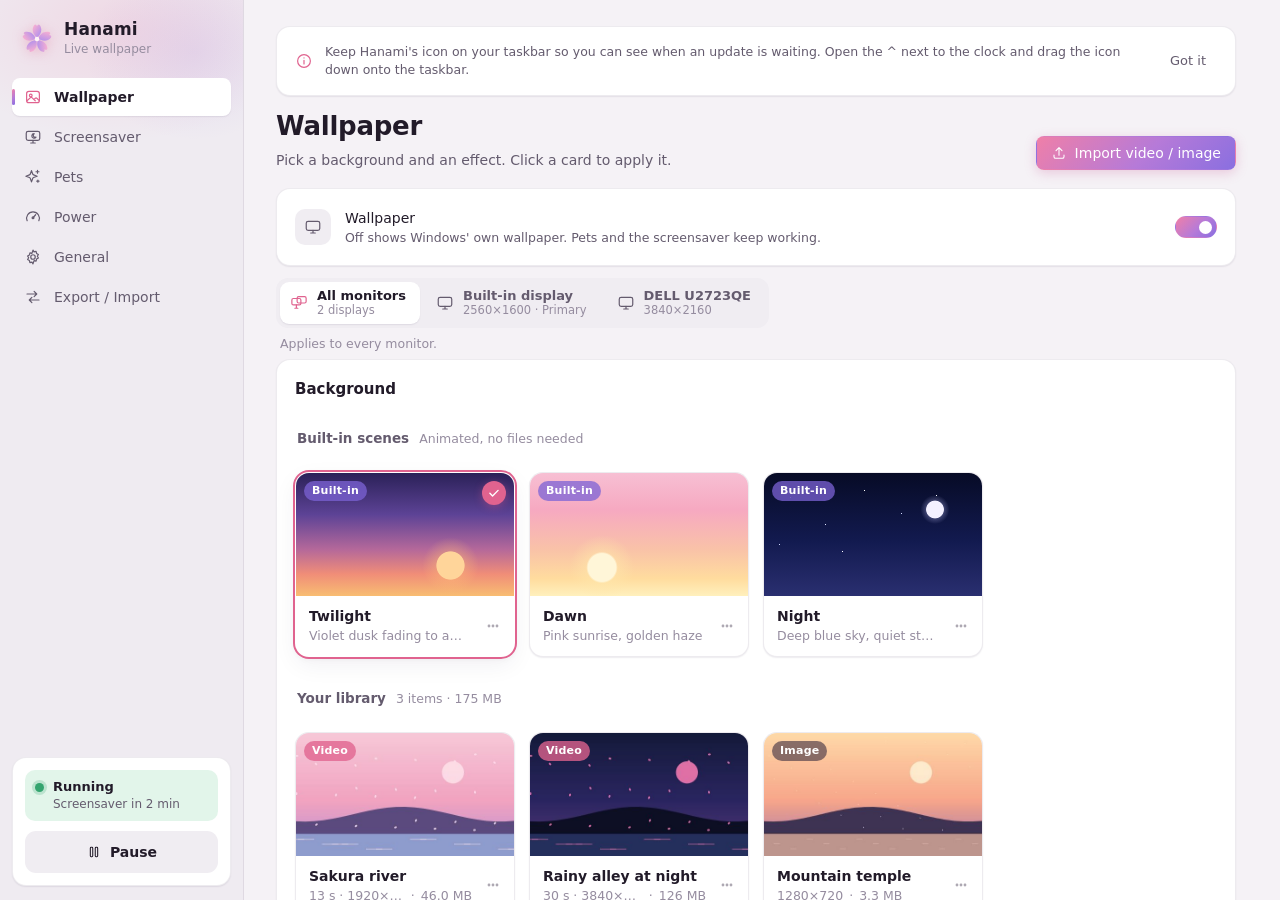
<file: web/settings/index.html>
<!doctype html>
<html lang="en">
<head>
  <meta charset="utf-8">
  <meta name="viewport" content="width=device-width, initial-scale=1">
  <meta name="color-scheme" content="light dark">
  <title>Hanami Settings</title>
  <link rel="stylesheet" href="style.css">
  <script type="module" src="app.js"></script>
</head>
<body>
  <div id="app" class="app"></div>
</body>
</html>
</file>
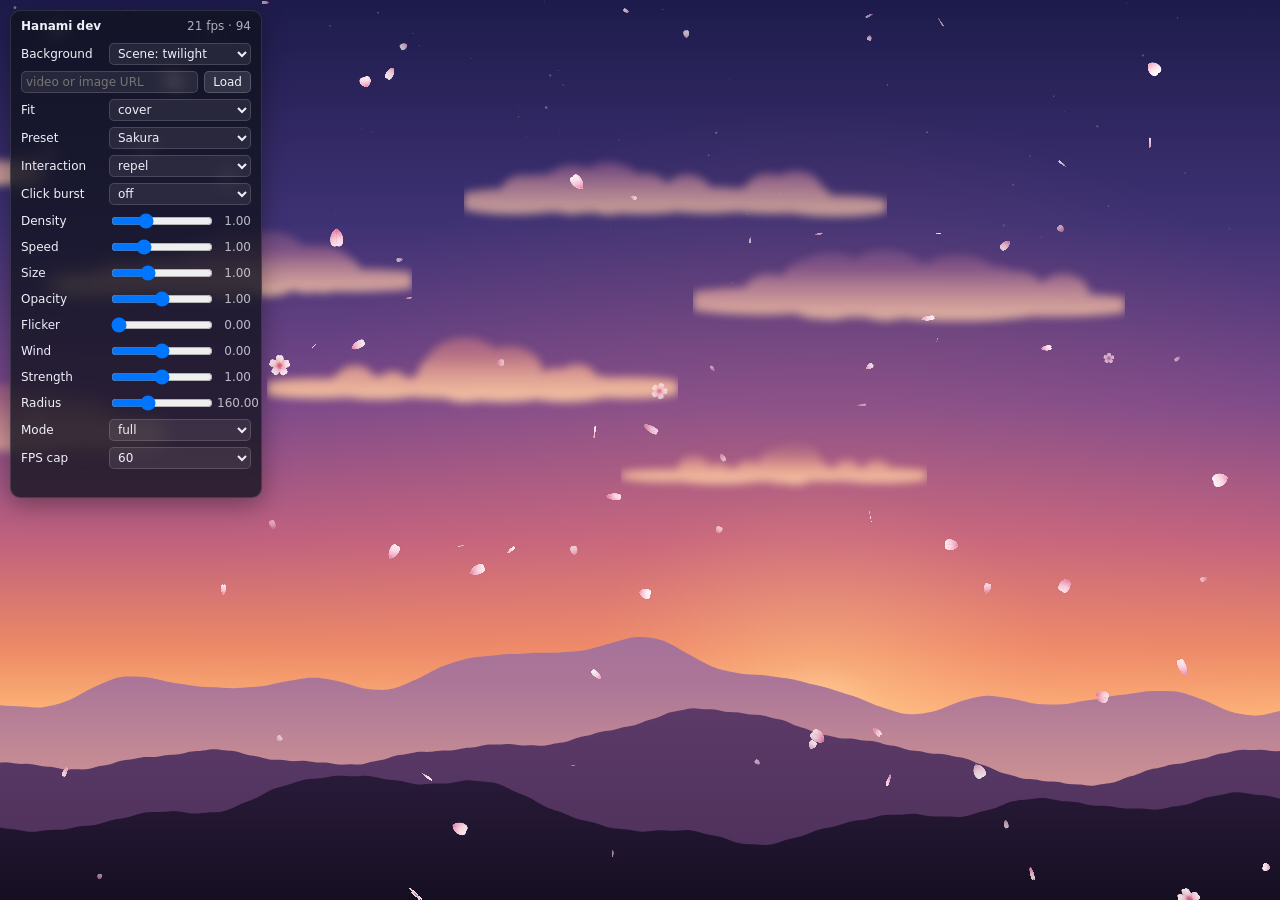
<file: web/wallpaper/index.html>
<!doctype html>
<html lang="en">
<head>
  <meta charset="utf-8">
  <meta name="viewport" content="width=device-width, initial-scale=1">
  <title>Hanami wallpaper</title>
  <link rel="icon" href="data:,">
  <link rel="stylesheet" href="style.css">
</head>
<body>
  <div id="bg" aria-hidden="true"></div>
  <canvas id="fx" aria-hidden="true"></canvas>
  <script type="module" src="wallpaper.js"></script>
</body>
</html>
</file>
<file: web/settings/style.css>
/* Hanami settings — calm neutral base, sakura pink + twilight violet accents. */

:root {
  color-scheme: light;
  --font: "Segoe UI Variable Text", "Segoe UI Variable", "Segoe UI", system-ui, sans-serif;
  --font-display: "Segoe UI Variable Display", "Segoe UI Variable", "Segoe UI", system-ui, sans-serif;
  --mono: "Cascadia Mono", "Cascadia Code", Consolas, monospace;

  --bg: #f5f2f6;
  --sidebar: #efebf1;
  --surface: #ffffff;
  --surface-2: #f8f6f9;
  --surface-3: #f0edf2;
  --raised: #ffffff;
  --backdrop: rgba(30, 15, 45, 0.3);
  --hover: rgba(60, 30, 80, 0.05);
  --press: rgba(60, 30, 80, 0.08);
  --border: rgba(55, 35, 75, 0.09);
  --border-strong: rgba(55, 35, 75, 0.16);
  --text: #221b29;
  --text-2: #645b6e;
  --text-3: #958c9f;

  --sakura: #e0638f;
  --sakura-soft: #fde7ef;
  --violet: #7d63d6;
  --violet-soft: #ece7fb;
  --accent: var(--sakura);
  --accent-text: #c2416f;
  --accent-grad: linear-gradient(135deg, #ef7fa8 0%, #b67ad8 55%, #8a6fe0 100%);
  --on-accent: #ffffff;
  --focus: rgba(224, 99, 143, 0.45);

  --full: #34a46f;
  --full-soft: #e2f5ea;
  --reduced: #d4901f;
  --reduced-soft: #fbf0db;
  --paused: #8a84a0;
  --paused-soft: #ecebf1;
  --danger: #d23f5e;
  --danger-soft: #fde6eb;

  --shadow-sm: 0 1px 2px rgba(40, 20, 60, 0.05), 0 1px 1px rgba(40, 20, 60, 0.03);
  --shadow: 0 2px 6px rgba(40, 20, 60, 0.05), 0 8px 24px rgba(40, 20, 60, 0.06);
  --shadow-lg: 0 12px 40px rgba(40, 20, 60, 0.18), 0 2px 8px rgba(40, 20, 60, 0.08);
  --radius: 14px;
  --radius-sm: 9px;
  --ease: cubic-bezier(0.2, 0.8, 0.2, 1);
}

@media (prefers-color-scheme: dark) {
  :root {
    color-scheme: dark;
    --bg: #16131b;
    --sidebar: #1b1720;
    --surface: #221e29;
    --surface-2: #28232f;
    --surface-3: #2f2937;
    --raised: #433b4f;
    --backdrop: rgba(0, 0, 0, 0.55);
    --hover: rgba(255, 255, 255, 0.05);
    --press: rgba(255, 255, 255, 0.08);
    --border: rgba(255, 255, 255, 0.07);
    --border-strong: rgba(255, 255, 255, 0.13);
    --text: #f1ecf5;
    --text-2: #b3aabd;
    --text-3: #7f7689;

    --sakura: #f28db4;
    --sakura-soft: rgba(242, 141, 180, 0.13);
    --violet: #a892f2;
    --violet-soft: rgba(168, 146, 242, 0.14);
    --accent-text: #f5a3c3;
    --accent-grad: linear-gradient(135deg, #e86f9c 0%, #a46acf 55%, #7a62d6 100%);
    --focus: rgba(242, 141, 180, 0.5);

    --full: #5bcf95;
    --full-soft: rgba(91, 207, 149, 0.13);
    --reduced: #f0b450;
    --reduced-soft: rgba(240, 180, 80, 0.13);
    --paused: #a59fbb;
    --paused-soft: rgba(165, 159, 187, 0.13);
    --danger: #f06a85;
    --danger-soft: rgba(240, 106, 133, 0.13);

    --shadow-sm: 0 1px 2px rgba(0, 0, 0, 0.3);
    --shadow: 0 2px 8px rgba(0, 0, 0, 0.25), 0 10px 30px rgba(0, 0, 0, 0.2);
    --shadow-lg: 0 16px 50px rgba(0, 0, 0, 0.5), 0 2px 10px rgba(0, 0, 0, 0.3);
  }
}

* { box-sizing: border-box; }
html, body { height: 100%; margin: 0; }
body {
  font: 14px/1.45 var(--font);
  color: var(--text);
  background: var(--bg);
  -webkit-font-smoothing: antialiased;
  overflow: hidden;
  user-select: none;
}
button, input { font: inherit; color: inherit; }
button { cursor: pointer; }
button:disabled { cursor: default; }
:focus-visible { outline: 2px solid var(--focus); outline-offset: 2px; }
[hidden] { display: none !important; }
h1, h2 { margin: 0; font-family: var(--font-display); }
.muted { color: var(--text-2); }

.ico { width: 18px; height: 18px; flex: none; display: block; }
.ico-wrap { display: inline-flex; align-items: center; justify-content: center; flex: none; }

/* ------------------------------------------------------------------ shell */
.app {
  display: grid;
  grid-template-columns: 244px minmax(0, 1fr);
  height: 100vh;
}

.sidebar {
  display: flex;
  flex-direction: column;
  gap: 4px;
  padding: 18px 12px 14px;
  background: var(--sidebar);
  border-right: 1px solid var(--border);
  position: relative;
  overflow: hidden auto;
}
.sidebar::before {
  /* soft blossom glow behind the brand */
  content: "";
  position: absolute;
  inset: -80px -60px auto -60px;
  height: 220px;
  background: radial-gradient(closest-side, rgba(239, 127, 168, 0.18), transparent),
              radial-gradient(closest-side at 70% 60%, rgba(138, 111, 224, 0.13), transparent);
  pointer-events: none;
}
.brand { display: flex; align-items: center; gap: 10px; padding: 2px 8px 16px; position: relative; }
.logo { width: 34px; height: 34px; display: block; filter: drop-shadow(0 2px 6px rgba(224, 99, 143, 0.3)); }
.brand-name { font: 600 17px/1.1 var(--font-display); letter-spacing: 0.01em; }
.brand-sub { font-size: 12px; color: var(--text-3); margin-top: 2px; }

.nav { display: flex; flex-direction: column; gap: 2px; position: relative; }
.nav-item {
  position: relative;
  display: flex; align-items: center; gap: 12px;
  height: 38px; padding: 0 12px;
  border: 0; border-radius: 8px;
  background: transparent;
  color: var(--text-2);
  text-align: left;
  transition: background 0.15s, color 0.15s;
}
.nav-item:hover { background: var(--hover); color: var(--text); }
.nav-item:active { background: var(--press); }
.nav-item.active { background: var(--surface); color: var(--text); font-weight: 600; box-shadow: var(--shadow-sm); }
.nav-item.active::before {
  content: ""; position: absolute; left: 0; top: 11px; bottom: 11px; width: 3px; border-radius: 3px;
  background: var(--accent-grad);
  animation: navbar-in 0.25s var(--ease);
}
.nav-item.active .ico { color: var(--accent); }
/* An update is on offer. #E8366F is the tray icon's dot too (TrayIcon.WithDot). */
.nav-dot { width: 8px; height: 8px; margin-left: auto; flex: none; border-radius: 50%; background: #E8366F; box-shadow: 0 0 0 2px color-mix(in srgb, #E8366F 25%, transparent); }
.nav-dot[hidden] { display: none; }
@keyframes navbar-in { from { transform: scaleY(0.2); opacity: 0; } }

.spacer { flex: 1; min-height: 12px; }

.status-card {
  --mode: var(--full);
  --mode-soft: var(--full-soft);
  display: flex; flex-direction: column; gap: 10px;
  padding: 12px;
  border-radius: var(--radius);
  background: var(--surface);
  border: 1px solid var(--border);
  box-shadow: var(--shadow-sm);
}
.status-card[data-mode="reduced"] { --mode: var(--reduced); --mode-soft: var(--reduced-soft); }
.status-card[data-mode="paused"] { --mode: var(--paused); --mode-soft: var(--paused-soft); }
.status-pill {
  display: flex; align-items: flex-start; gap: 9px;
  padding: 8px 10px;
  border-radius: 10px;
  background: var(--mode-soft);
  transition: background 0.3s;
}
.status-dot {
  width: 9px; height: 9px; border-radius: 50%; flex: none; margin-top: 5px;
  background: var(--mode);
  box-shadow: 0 0 0 3px color-mix(in srgb, var(--mode) 22%, transparent);
}
.status-card[data-mode="full"] .status-dot { animation: pulse 2.4s ease-in-out infinite; }
@keyframes pulse { 50% { box-shadow: 0 0 0 5px color-mix(in srgb, var(--mode) 10%, transparent); } }
.status-lines { display: flex; flex-direction: column; min-width: 0; }
.status-text { font-weight: 600; font-size: 13px; line-height: 1.35; }
.status-sub { font-size: 12px; color: var(--text-2); }
.status-battery { display: flex; align-items: center; gap: 6px; font-size: 12px; color: var(--text-2); padding: 0 4px; flex-wrap: wrap; }
.status-battery .ico { width: 16px; height: 16px; }
.status-battery.low { color: var(--danger); }
.chip {
  font-size: 11px; padding: 1px 7px; border-radius: 99px;
  background: var(--full-soft); color: var(--full);
}

.pause-btn {
  display: flex; align-items: center; justify-content: center; gap: 8px;
  height: 42px;
  border: 0; border-radius: 11px;
  font-weight: 600; font-size: 14px;
  color: var(--text);
  background: var(--surface-3);
  transition: background 0.2s, transform 0.12s, box-shadow 0.2s, color 0.2s;
}
.pause-btn:hover { background: var(--press); }
.pause-btn:active { transform: scale(0.98); }
.pause-btn.is-paused {
  color: var(--on-accent);
  background: var(--accent-grad);
  box-shadow: 0 4px 14px rgba(200, 90, 150, 0.35);
}
.pause-btn.is-paused:hover { filter: brightness(1.05); }
.pause-btn .ico { width: 16px; height: 16px; }
.pause-btn.is-paused .ico { fill: currentColor; }

/* ------------------------------------------------------------------ content */
.content {
  overflow: hidden auto;
  padding: 26px 32px 40px;
  container-type: inline-size;
  scrollbar-gutter: stable;
}
.content::-webkit-scrollbar { width: 12px; }
.content::-webkit-scrollbar-thumb { background: var(--border-strong); border-radius: 8px; border: 4px solid transparent; background-clip: padding-box; }
.tab { max-width: 1080px; margin: 0 auto; }
.tab.enter { animation: tab-in 0.32s var(--ease); }
@keyframes tab-in { from { opacity: 0; transform: translateY(6px); } }

.page-head { display: flex; align-items: flex-end; justify-content: space-between; gap: 16px; margin-bottom: 18px; }
.page-head h1 { font-size: 26px; font-weight: 600; letter-spacing: -0.01em; }
.page-sub { margin: 4px 0 0; color: var(--text-2); }
.page-actions { display: flex; gap: 8px; flex: none; }
.page-actions-group { display: flex; align-items: center; gap: 8px; }
/* A button with a small menu under it (the Pets page's Import). */
.menu-wrap { position: relative; display: inline-flex; }
.menu { position: absolute; right: 0; top: calc(100% + 6px); z-index: 60; min-width: 210px; padding: 6px; background: var(--surface, #25222d); border: 1px solid var(--border); border-radius: 12px; box-shadow: var(--shadow-sm); }
.menu[hidden] { display: none; }
.menu-item { display: flex; align-items: center; gap: 10px; width: 100%; padding: 9px 11px; border: 0; border-radius: 8px; background: none; color: var(--text); font: inherit; text-align: left; cursor: pointer; }
.menu-item:hover, .menu-item:focus-visible { background: var(--surface-2); outline: none; }
.menu-item svg { width: 16px; height: 16px; flex: none; color: var(--text-2); }

.sub-head { display: flex; align-items: baseline; gap: 10px; margin: 18px 2px 10px; }
.sub-head:first-child { margin-top: 2px; }
.sub-head h3 { font-size: 13.5px; font-weight: 600; color: var(--text-2); }
.section-meta, .card-meta { color: var(--text-3); font-size: 12.5px; }

/* ------------------------------------------------------------------ buttons */
.btn {
  display: inline-flex; align-items: center; justify-content: center; gap: 8px;
  height: 34px; padding: 0 14px;
  border-radius: 8px;
  border: 1px solid var(--border-strong);
  background: var(--surface);
  box-shadow: var(--shadow-sm);
  font-weight: 500;
  white-space: nowrap;
  transition: background 0.15s, transform 0.1s, filter 0.15s, opacity 0.15s;
}
.btn .ico { width: 16px; height: 16px; }
.btn:hover:not(:disabled) { background: var(--surface-2); }
.btn:active:not(:disabled) { transform: scale(0.98); }
.btn:disabled { opacity: 0.5; }
.btn.primary { border-color: transparent; color: var(--on-accent); background: var(--accent-grad); box-shadow: 0 3px 12px rgba(200, 90, 150, 0.28); }
.btn.primary:hover:not(:disabled) { background: var(--accent-grad); filter: brightness(1.06); }
.btn.danger { border-color: transparent; color: #fff; background: var(--danger); }
.btn.danger:hover:not(:disabled) { background: var(--danger); filter: brightness(1.07); }
.btn.danger-outline { color: var(--danger); border-color: color-mix(in srgb, var(--danger) 35%, transparent); }
.btn.danger-outline:hover:not(:disabled) { background: var(--danger-soft); }
.btn.subtle { border-color: transparent; background: transparent; box-shadow: none; color: var(--text-2); }
.btn.subtle:hover:not(:disabled) { background: var(--hover); color: var(--text); }
.btn.small { height: 28px; padding: 0 10px; font-size: 13px; }
.btn.small .ico { width: 14px; height: 14px; }

.icon-btn {
  width: 30px; height: 30px; display: inline-grid; place-items: center; flex: none;
  border: 0; border-radius: 7px; background: transparent; color: var(--text-2);
  transition: background 0.15s, color 0.15s;
}
.icon-btn:hover { background: var(--hover); color: var(--text); }
.icon-btn:active { background: var(--press); }
.icon-btn .ico { width: 16px; height: 16px; }

.link-btn { border: 0; background: none; padding: 2px 4px; color: var(--accent-text); font-size: 13px; font-weight: 500; border-radius: 4px; }
.link-btn:hover:not(:disabled) { text-decoration: underline; }
.link-btn:disabled { color: var(--text-3); }

/* ------------------------------------------------------------------ cards */
.card {
  background: var(--surface);
  border: 1px solid var(--border);
  border-radius: var(--radius);
  box-shadow: var(--shadow-sm);
}
.card.pad { padding: 16px 18px; }
.card.pad + .card.pad, .card.pad + .callout { margin-top: 12px; }
.card-head { display: flex; align-items: center; justify-content: space-between; gap: 10px; margin-bottom: 12px; min-height: 28px; }
.card-head h2 { font-size: 15px; font-weight: 600; }
.card-sub { margin: 12px 2px 0; color: var(--text-2); font-size: 13px; min-height: 1.4em; }
.divider { height: 1px; background: var(--border); margin: 14px 0; }

.row { display: flex; align-items: center; gap: 14px; min-height: 44px; }
.row-icon { width: 36px; height: 36px; border-radius: 10px; display: grid; place-items: center; flex: none; background: var(--surface-3); color: var(--text-2); }
.row-icon .ico { width: 18px; height: 18px; }
.row-text { flex: 1; min-width: 0; }
.row-title { font-weight: 500; }
.row-sub { color: var(--text-2); font-size: 12.5px; margin-top: 1px; }
.row-actions { display: flex; gap: 6px; align-items: center; flex: none; }

/* ------------------------------------------------------------------ scope selector */
.scope { margin-bottom: 6px; }
.scope-tabs {
  display: flex; gap: 6px; padding: 4px;
  border-radius: 12px;
  background: var(--surface-3);
  width: max-content; max-width: 100%;
  overflow-x: auto;
}
.scope-tab {
  display: flex; align-items: center; gap: 9px;
  padding: 6px 14px 6px 10px;
  border: 0; border-radius: 9px;
  background: transparent; color: var(--text-2);
  text-align: left;
  transition: background 0.18s, color 0.18s, box-shadow 0.18s;
}
.scope-tab:hover { color: var(--text); background: var(--hover); }
.scope-tab.on { background: var(--raised); color: var(--text); box-shadow: var(--shadow-sm); }
.scope-tab.on .ico { color: var(--accent); }
.scope-text { display: flex; flex-direction: column; line-height: 1.2; }
.scope-name { font-weight: 600; font-size: 13px; white-space: nowrap; }
.scope-sub { font-size: 11.5px; color: var(--text-3); white-space: nowrap; }
.scope-hint { color: var(--text-3); font-size: 12.5px; margin: 7px 4px 0; }

/* ------------------------------------------------------------------ progress */
.progress {
  margin: 12px 0 0; padding: 12px 14px;
  border-radius: var(--radius-sm);
  background: var(--surface); border: 1px solid var(--border);
  animation: tab-in 0.25s var(--ease);
}
.progress-head { display: flex; justify-content: space-between; font-size: 12.5px; color: var(--text-2); margin-bottom: 8px; gap: 12px; }
.progress-label { overflow: hidden; text-overflow: ellipsis; white-space: nowrap; }
.progress-pct { font-variant-numeric: tabular-nums; }
.progress-track { height: 6px; border-radius: 6px; background: var(--surface-3); overflow: hidden; }
.progress-fill { height: 100%; width: 0; border-radius: inherit; background: var(--accent-grad); transition: width 0.25s var(--ease); }

/* ------------------------------------------------------------------ wallpaper grid */
.grid { display: grid; grid-template-columns: repeat(auto-fill, minmax(196px, 1fr)); gap: 14px; }
.card.wp {
  position: relative;
  overflow: hidden;
  cursor: pointer;
  transition: transform 0.2s var(--ease), box-shadow 0.2s var(--ease), border-color 0.2s;
  animation: card-in 0.35s var(--ease) both;
}
@keyframes card-in { from { opacity: 0; transform: translateY(6px) scale(0.98); } }
.card.wp:hover { transform: translateY(-2px); box-shadow: var(--shadow); }
.card.wp:active { transform: translateY(0) scale(0.99); }
.card.wp.applied { border-color: transparent; box-shadow: 0 0 0 2px var(--accent), var(--shadow); }
.thumb-wrap { position: relative; aspect-ratio: 16 / 9; background: var(--surface-3); overflow: hidden; }
.thumb { position: absolute; inset: 0; }
.thumb img { width: 100%; height: 100%; object-fit: cover; display: block; transition: transform 0.5s var(--ease); }
.card.wp:hover .thumb img, .card.wp:hover .thumb.scene { transform: scale(1.04); }
.thumb.scene { transition: transform 0.5s var(--ease); }
.thumb-fallback {
  position: absolute; inset: 0; display: flex; flex-direction: column; align-items: center; justify-content: center; gap: 6px;
  color: var(--text-3); font-size: 12px;
  background: linear-gradient(135deg, var(--sakura-soft), var(--violet-soft));
}
.thumb-fallback .ico { width: 24px; height: 24px; }
.thumb.loading .thumb-fallback { background: linear-gradient(110deg, var(--sakura-soft) 30%, var(--surface-2) 50%, var(--violet-soft) 70%); background-size: 250% 100%; animation: shimmer 1.6s linear infinite; }
@keyframes shimmer { from { background-position: 100% 0; } to { background-position: -150% 0; } }
.spinner { width: 18px; height: 18px; border-radius: 50%; border: 2px solid color-mix(in srgb, var(--accent) 25%, transparent); border-top-color: var(--accent); animation: spin 0.8s linear infinite; }
@keyframes spin { to { transform: rotate(360deg); } }

.badge {
  position: absolute; left: 8px; top: 8px;
  font-size: 11px; font-weight: 600; letter-spacing: 0.02em;
  padding: 2px 8px; border-radius: 99px;
  color: #fff; background: rgba(20, 12, 30, 0.45);
  backdrop-filter: blur(8px);
}
.badge-builtin { background: rgba(125, 99, 214, 0.75); }
.badge-video { background: rgba(224, 99, 143, 0.78); }
.badge-image { background: rgba(40, 30, 55, 0.55); }
.badge-fx { top: auto; bottom: 8px; background: rgba(20, 12, 30, 0.55); font-weight: 500; }
.applied-mark {
  position: absolute; right: 8px; top: 8px; width: 24px; height: 24px; border-radius: 50%;
  display: grid; place-items: center; color: #fff; background: var(--accent);
  box-shadow: 0 2px 8px rgba(200, 80, 130, 0.45);
  transform: scale(0.4); opacity: 0;
  transition: transform 0.25s var(--ease), opacity 0.2s;
}
.applied-mark .ico { width: 14px; height: 14px; stroke-width: 2.4; }
.card.wp.applied .applied-mark { transform: scale(1); opacity: 1; }
.card.wp.applying .thumb-wrap::after {
  content: ""; position: absolute; inset: 0; background: rgba(255, 255, 255, 0.25);
  animation: shimmer 1s linear infinite;
}
.card-body { display: flex; align-items: center; gap: 6px; padding: 10px 6px 11px 13px; }
.card-text { flex: 1; min-width: 0; }
.card-title { font-weight: 600; overflow: hidden; text-overflow: ellipsis; white-space: nowrap; }
.card-meta { display: flex; gap: 6px; overflow: hidden; white-space: nowrap; margin-top: 1px; }
.card-meta > span { overflow: hidden; text-overflow: ellipsis; }
.dot-sep::before { content: "·"; margin-right: 6px; }
.dot-sep { flex: none; }
.card-menu { opacity: 0.55; }
.card.wp:hover .card-menu, .card-menu:focus-visible { opacity: 1; }

/* built-in scene previews */
.scene-twilight { background: linear-gradient(180deg, #2b2158 0%, #5d4396 34%, #b4689a 62%, #f08d78 82%, #f8bd72 100%); }
.scene-dawn { background: linear-gradient(180deg, #f7bfd3 0%, #f6a9c1 30%, #f9c2a8 62%, #ffdc9e 86%, #fff0bd 100%); }
.scene-night {
  background:
    radial-gradient(1.2px 1.2px at 12% 20%, #fff 50%, transparent 51%),
    radial-gradient(1px 1px at 28% 42%, #dfe6ff 50%, transparent 51%),
    radial-gradient(1.4px 1.4px at 46% 14%, #fff 50%, transparent 51%),
    radial-gradient(1px 1px at 63% 33%, #cfd8ff 50%, transparent 51%),
    radial-gradient(1.3px 1.3px at 79% 18%, #fff 50%, transparent 51%),
    radial-gradient(1px 1px at 88% 48%, #dfe6ff 50%, transparent 51%),
    radial-gradient(1px 1px at 36% 64%, #fff 50%, transparent 51%),
    radial-gradient(1.2px 1.2px at 7% 58%, #cfd8ff 50%, transparent 51%),
    radial-gradient(1px 1px at 55% 56%, #fff 50%, transparent 51%),
    radial-gradient(1px 1px at 94% 9%, #fff 50%, transparent 51%),
    linear-gradient(180deg, #070b26 0%, #121a4f 55%, #2a2f70 100%);
}
.scene-glow { position: absolute; border-radius: 50%; pointer-events: none; }
.scene-twilight .scene-glow { width: 26%; aspect-ratio: 1; left: 58%; top: 52%; background: radial-gradient(circle, #ffd59a 0 34%, rgba(255, 190, 120, 0.35) 36%, transparent 70%); }
.scene-dawn .scene-glow { width: 30%; aspect-ratio: 1; left: 18%; top: 50%; background: radial-gradient(circle, #fff6d8 0 30%, rgba(255, 230, 170, 0.5) 34%, transparent 70%); }
.scene-night .scene-glow { width: 13%; aspect-ratio: 1; left: 72%; top: 18%; background: radial-gradient(circle, #f4f1ff 0 42%, rgba(200, 200, 255, 0.25) 46%, transparent 72%); }

.empty {
  display: flex; flex-direction: column; align-items: center; text-align: center; gap: 6px;
  padding: 34px 20px; border-radius: var(--radius);
  border: 1.5px dashed var(--border-strong);
  background: var(--surface-2);
}
.empty-art { width: 52px; height: 52px; border-radius: 16px; display: grid; place-items: center; color: var(--accent); background: var(--sakura-soft); margin-bottom: 6px; }
.empty-art .ico { width: 26px; height: 26px; }
.empty-title { font-weight: 600; font-size: 15px; }
.empty-text { color: var(--text-2); max-width: 380px; margin-bottom: 8px; }

/* ------------------------------------------------------------------ menu */
.menu {
  position: fixed; z-index: 50; min-width: 180px; padding: 5px;
  border-radius: 11px; background: var(--surface); border: 1px solid var(--border-strong);
  box-shadow: var(--shadow-lg);
  animation: pop 0.16s var(--ease);
  transform-origin: top right;
}
@keyframes pop { from { opacity: 0; transform: scale(0.95) translateY(-4px); } }
.menu-item {
  display: flex; align-items: center; gap: 10px; width: 100%;
  height: 34px; padding: 0 10px; border: 0; border-radius: 7px; background: transparent; text-align: left;
}
.menu-item .ico { width: 16px; height: 16px; color: var(--text-2); }
.menu-item:hover:not(:disabled), .menu-item:focus-visible { background: var(--hover); outline: none; }
.menu-item:disabled { color: var(--text-3); }
.menu-item:disabled .ico { color: var(--text-3); }
.menu-item.danger:not(:disabled), .menu-item.danger:not(:disabled) .ico { color: var(--danger); }
.menu-sep { height: 1px; margin: 4px 6px; background: var(--border); }

/* ------------------------------------------------------------------ toasts */
.toasts { position: fixed; left: 50%; bottom: 22px; transform: translateX(-50%); z-index: 100; display: flex; flex-direction: column; align-items: center; gap: 8px; pointer-events: none; padding-left: 244px; }
.toast {
  display: flex; align-items: center; gap: 9px; max-width: 520px;
  padding: 10px 16px 10px 12px; border-radius: 12px;
  background: var(--surface); border: 1px solid var(--border-strong); box-shadow: var(--shadow-lg);
  font-size: 13px; pointer-events: auto;
  opacity: 0; transform: translateY(10px) scale(0.97);
  transition: opacity 0.22s, transform 0.28s var(--ease);
}
.toast.show { opacity: 1; transform: none; }
.toast .ico-wrap { width: 22px; height: 22px; border-radius: 50%; background: var(--violet-soft); color: var(--violet); }
.toast .ico { width: 14px; height: 14px; stroke-width: 2.2; }
.toast.success .ico-wrap { background: var(--full-soft); color: var(--full); }
.toast.error .ico-wrap { background: var(--danger-soft); color: var(--danger); }
.toast.error { border-color: color-mix(in srgb, var(--danger) 35%, transparent); }

/* ------------------------------------------------------------------ dialog */
dialog.modal {
  border: 1px solid var(--border-strong); border-radius: 16px; padding: 0;
  width: min(420px, calc(100vw - 48px));
  background: var(--surface); color: var(--text);
  box-shadow: var(--shadow-lg);
  animation: dlg-in 0.22s var(--ease);
}
dialog.modal::backdrop { background: var(--backdrop); backdrop-filter: blur(2px); animation: fade 0.2s ease; }
dialog.modal.closing { animation: dlg-out 0.14s ease forwards; }
dialog.modal.closing::backdrop { opacity: 0; transition: opacity 0.14s; }
@keyframes dlg-in { from { opacity: 0; transform: translateY(8px) scale(0.97); } }
@keyframes dlg-out { to { opacity: 0; transform: scale(0.98); } }
@keyframes fade { from { opacity: 0; } }
.dialog-body { padding: 22px 22px 18px; display: flex; flex-direction: column; gap: 10px; }
.dialog-body h2 { font-size: 18px; font-weight: 600; overflow-wrap: anywhere; }
.dialog-body p { margin: 0; line-height: 1.5; }
.dialog-actions { display: flex; justify-content: flex-end; gap: 8px; margin-top: 10px; }
.dialog-actions .btn { min-width: 88px; }
.text-input {
  height: 36px; padding: 0 12px; border-radius: 8px;
  border: 1px solid var(--border-strong); border-bottom-color: var(--text-3);
  background: var(--surface-2); outline: none; user-select: text;
}
.text-input:focus { border-bottom: 2px solid var(--accent); background: var(--surface); }

/* ------------------------------------------------------------------ segmented */
.segmented {
  position: relative; display: inline-flex; padding: 3px; gap: 0;
  border-radius: 10px; background: var(--surface-3);
  flex: none;
}
.seg-thumb {
  position: absolute; left: 3px; top: 3px; bottom: 3px; width: 0;
  border-radius: 7px; background: var(--raised); box-shadow: var(--shadow-sm);
  transition: transform 0.28s var(--ease), width 0.28s var(--ease), opacity 0.2s;
}
.seg {
  position: relative; z-index: 1;
  display: inline-flex; align-items: center; justify-content: center; gap: 6px;
  height: 30px; min-width: 44px; padding: 0 13px;
  border: 0; border-radius: 7px; background: transparent;
  color: var(--text-2); font-weight: 500; font-size: 13px; white-space: nowrap;
  transition: color 0.2s;
}
.seg:hover { color: var(--text); }
.seg.on { color: var(--text); font-weight: 600; }
.segmented.modes .seg { min-width: 76px; }
.segmented.modes .seg[data-value="full"].on { color: var(--full); }
.segmented.modes .seg[data-value="reduced"].on { color: var(--reduced); }
.segmented.modes .seg[data-value="paused"].on { color: var(--paused); }

/* ------------------------------------------------------------------ switch */
.switch { position: relative; display: inline-flex; flex: none; cursor: pointer; }
.switch input { position: absolute; opacity: 0; width: 100%; height: 100%; margin: 0; cursor: pointer; }
.switch .track {
  width: 42px; height: 22px; border-radius: 99px;
  border: 1px solid var(--text-3); background: transparent;
  transition: background 0.2s, border-color 0.2s;
  position: relative;
}
.switch .knob {
  position: absolute; left: 4px; top: 50%; width: 12px; height: 12px; margin-top: -6px; border-radius: 50%;
  background: var(--text-2);
  transition: transform 0.25s var(--ease), width 0.15s, background 0.2s;
}
.switch:hover .knob { width: 14px; }
.switch input:checked + .track { background: var(--accent-grad); border-color: transparent; }
.switch input:checked + .track .knob { transform: translateX(19px); background: #fff; width: 13px; height: 13px; margin-top: -6.5px; }
.switch input:focus-visible + .track { outline: 2px solid var(--focus); outline-offset: 2px; }

/* ------------------------------------------------------------------ sliders */
.slider-grid { display: grid; grid-template-columns: repeat(auto-fill, minmax(220px, 1fr)); gap: 14px 26px; }
.slider { display: flex; flex-direction: column; gap: 4px; transition: opacity 0.2s; }
.slider.disabled, .slider.muted-ctl { opacity: 0.45; }
.slider-head { display: flex; justify-content: space-between; align-items: baseline; }
.slider-label { font-weight: 500; font-size: 13px; }
.slider-value { font-size: 12.5px; color: var(--text-2); font-variant-numeric: tabular-nums; }
.slider-hint { font-size: 12px; color: var(--text-3); margin-top: -2px; }
.range {
  --p: 50%;
  -webkit-appearance: none; appearance: none;
  width: 100%; height: 22px; margin: 0; background: transparent; cursor: pointer;
}
.range:disabled { cursor: default; }
.range::-webkit-slider-runnable-track {
  height: 4px; border-radius: 4px;
  background: linear-gradient(90deg, var(--sakura), var(--violet)) 0 / var(--p) 100% no-repeat, var(--border-strong);
}
.range::-webkit-slider-thumb {
  -webkit-appearance: none; appearance: none;
  width: 20px; height: 20px; margin-top: -8px; border-radius: 50%;
  background: var(--surface);
  border: 0;
  box-shadow: 0 0 0 1px var(--border-strong), 0 1px 3px rgba(0, 0, 0, 0.15), inset 0 0 0 5px var(--surface), inset 0 0 0 10px var(--accent);
  transition: box-shadow 0.15s;
}
.range:hover::-webkit-slider-thumb { box-shadow: 0 0 0 1px var(--border-strong), 0 1px 3px rgba(0, 0, 0, 0.15), inset 0 0 0 4px var(--surface), inset 0 0 0 10px var(--accent); }
.range:active::-webkit-slider-thumb { box-shadow: 0 0 0 1px var(--border-strong), 0 1px 3px rgba(0, 0, 0, 0.15), inset 0 0 0 6px var(--surface), inset 0 0 0 10px var(--accent); }
.range::-moz-range-track { height: 4px; border-radius: 4px; background: var(--border-strong); }
.range::-moz-range-progress { height: 4px; border-radius: 4px; background: linear-gradient(90deg, var(--sakura), var(--violet)); }
.range::-moz-range-thumb { width: 18px; height: 18px; border-radius: 50%; border: 5px solid var(--surface); background: var(--accent); box-shadow: 0 0 0 1px var(--border-strong); }
.field-hint { margin: 8px 2px 14px; color: var(--text-2); font-size: 12.5px; }

/* ------------------------------------------------------------------ effect preview (settings drawer) */
.preview {
  position: relative; aspect-ratio: 16 / 10; border-radius: var(--radius); overflow: hidden;
  box-shadow: var(--shadow); border: 1px solid var(--border);
  cursor: crosshair; isolation: isolate;
  background: #222;
}
.preview-bg { position: absolute; inset: 0; z-index: -1; }
.preview-bg img { width: 100%; height: 100%; object-fit: cover; display: block; }
.preview-canvas { position: absolute; inset: 0; width: 100%; height: 100%; display: block; }
.preview-top { position: absolute; left: 10px; right: 10px; top: 10px; display: flex; justify-content: space-between; pointer-events: none; }
.preview-chip {
  font-size: 11.5px; font-weight: 600; color: #fff; padding: 3px 10px; border-radius: 99px;
  background: rgba(15, 8, 25, 0.38); backdrop-filter: blur(10px);
  display: inline-flex; align-items: center; gap: 6px;
}
.live-dot { width: 7px; height: 7px; border-radius: 50%; background: #ff8fb8; box-shadow: 0 0 6px #ff8fb8; animation: blink 1.8s ease-in-out infinite; }
@keyframes blink { 50% { opacity: 0.35; } }
.preview-hint {
  position: absolute; left: 50%; bottom: 12px; transform: translateX(-50%);
  display: flex; align-items: center; gap: 7px; white-space: nowrap;
  font-size: 12px; color: #fff; padding: 5px 12px; border-radius: 99px;
  background: rgba(15, 8, 25, 0.38); backdrop-filter: blur(10px);
  pointer-events: none; transition: opacity 0.4s;
}
.preview-hint .ico { width: 14px; height: 14px; }
.preview.touched .preview-hint { opacity: 0; }
.preview-error {
  position: absolute; inset: auto 12px 12px 12px; padding: 8px 12px; border-radius: 10px;
  font-size: 12.5px; color: #fff; background: rgba(150, 30, 60, 0.75);
}

.preset-grid { display: grid; grid-template-columns: repeat(auto-fill, minmax(88px, 1fr)); gap: 8px; }
.tile {
  position: relative; display: flex; flex-direction: column; align-items: stretch; gap: 0;
  padding: 0; border-radius: 11px; overflow: hidden;
  border: 1px solid var(--border); background: var(--surface-2);
  transition: transform 0.18s var(--ease), box-shadow 0.18s, border-color 0.18s;
}
.tile { cursor: pointer; }
.tile:focus-visible { outline: 2px solid var(--accent); outline-offset: 2px; }
.tile:hover { transform: translateY(-2px); box-shadow: var(--shadow); }
.tile-gear {
  position: absolute; top: 6px; right: 6px; width: 26px; height: 26px; display: grid; place-items: center; padding: 0;
  border: 0; border-radius: 50%; color: #fff; background: rgba(15, 8, 25, 0.45); backdrop-filter: blur(8px);
  opacity: 0; transform: scale(0.85); transition: opacity 0.15s, transform 0.15s var(--ease), background 0.15s;
}
.tile-gear .ico { width: 14px; height: 14px; }
.tile:hover .tile-gear, .tile:focus-within .tile-gear, .tile.on .tile-gear { opacity: 1; transform: scale(1); }
.tile-gear:hover { background: rgba(15, 8, 25, 0.7); }
.tile-gear:focus-visible { outline: 2px solid #fff; outline-offset: 1px; }
@media (hover: none) { .tile-gear { opacity: 1; transform: scale(1); } }
.tile:active { transform: scale(0.98); }
.tile.on { border-color: transparent; box-shadow: 0 0 0 2px var(--accent); }
.tile-art { position: relative; aspect-ratio: 4 / 3; overflow: hidden; }
.tile-art svg {
  position: absolute; width: calc(26% * var(--s)); aspect-ratio: 1;
  transform: translate(-50%, -50%) rotate(var(--r));
  transition: transform 0.6s var(--ease);
}
.tile:hover .tile-art svg { transform: translate(-50%, -38%) rotate(calc(var(--r) + 25deg)); }
.tile.on .tile-art svg { animation: drift 3.2s ease-in-out infinite alternate; }
.tile.on .tile-art svg:nth-child(2n) { animation-duration: 2.6s; animation-delay: -1s; }
@keyframes drift { to { transform: translate(-40%, -30%) rotate(calc(var(--r) + 40deg)); } }
.tile-name { font-size: 12.5px; font-weight: 600; padding: 6px 8px 7px; text-align: center; }
.art-none { background: var(--surface-3); color: var(--text-3); }
.art-same { display: grid; place-items: center; color: var(--violet); background: linear-gradient(135deg, var(--sakura-soft), var(--violet-soft)); }
.art-same .ico { width: 26px; height: 26px; }
.art-none svg { width: 34%; }
.art-sakura { background: linear-gradient(160deg, #fbe0ea, #f3c2d6 60%, #d9b8ea); color: #f07ca6; }
.art-snow { background: linear-gradient(160deg, #3a4f86, #6e86c2 70%, #a9b9e4); color: #ffffff; }
.art-leaves { background: linear-gradient(160deg, #f8dcb0, #eeae74 70%, #c9785a); color: #c4521f; }
.art-fireflies { background: radial-gradient(circle at 70% 30%, #2d3b62, #121735 70%); color: #ffe98a; }
.art-fireflies svg { filter: drop-shadow(0 0 4px #ffe98a); }
.art-rain { background: linear-gradient(160deg, #5a6a8e, #34405e 80%); color: #cfe0ff; }
.art-embers { background: radial-gradient(circle at 50% 100%, #7a2a12, #2a0f10 75%); color: #ffb04a; }
.art-embers svg { filter: drop-shadow(0 0 3px rgba(255, 150, 50, 0.8)); }
.art-sparkles { background: linear-gradient(160deg, #5b3e9a, #a35fb5 60%, #ef93b6); color: #fff6c8; }
.art-sparkles svg { filter: drop-shadow(0 0 3px rgba(255, 246, 200, 0.8)); }

/* ------------------------------------------------------------------ power tab */
.power-status { display: flex; align-items: center; gap: 18px; flex-wrap: wrap; }
.power-now { display: flex; align-items: center; gap: 12px; flex: 1; min-width: 220px; }
.status-icon { width: 44px; height: 44px; border-radius: 13px; display: grid; place-items: center; flex: none; }
.status-icon .ico { width: 22px; height: 22px; }
.status-icon.ac { background: var(--full-soft); color: var(--full); }
.status-icon.bat { background: var(--reduced-soft); color: var(--reduced); }
.status-icon.low { background: var(--danger-soft); color: var(--danger); }
.status-title { font-weight: 600; font-size: 15px; }
.status-detail { color: var(--text-2); font-size: 12.5px; }
.monitor-modes { display: flex; gap: 8px; flex-wrap: wrap; }
.monitor-mode {
  --mode: var(--full);
  display: flex; align-items: center; gap: 9px;
  padding: 7px 12px 7px 10px; border-radius: 10px; background: var(--surface-2); border: 1px solid var(--border);
}
.monitor-mode > .ico-wrap { color: var(--text-3); }
.mode-full { --mode: var(--full); }
.mode-reduced { --mode: var(--reduced); }
.mode-paused { --mode: var(--paused); }
.mm-name { font-size: 12.5px; font-weight: 600; }
.mm-mode { font-size: 12px; color: var(--text-2); display: flex; align-items: center; gap: 5px; }
.mode-dot { width: 7px; height: 7px; border-radius: 50%; background: var(--mode); flex: none; }

.callout {
  display: flex; align-items: center; gap: 14px;
  background: linear-gradient(120deg, var(--sakura-soft), var(--violet-soft));
  border-color: color-mix(in srgb, var(--accent) 22%, transparent);
  transition: box-shadow 0.25s;
}
.callout.on { box-shadow: 0 0 0 1.5px color-mix(in srgb, var(--accent) 55%, transparent), var(--shadow-sm); }
.callout-art { width: 44px; height: 44px; border-radius: 13px; display: grid; place-items: center; flex: none; background: var(--surface); color: var(--accent); box-shadow: var(--shadow-sm); }
.callout-art .ico { width: 22px; height: 22px; }
.callout-text { flex: 1; min-width: 0; }
.callout-title { font-weight: 600; font-size: 15px; }
.callout-sub { color: var(--text-2); font-size: 12.5px; margin-top: 2px; max-width: 560px; }

.legend { display: grid; grid-template-columns: repeat(auto-fit, minmax(150px, 1fr)); gap: 8px; margin-bottom: 8px; }
.legend-item {
  display: grid; grid-template-columns: auto 1fr; align-items: center; align-content: start; column-gap: 7px; row-gap: 2px;
  padding: 9px 12px; border-radius: 10px; background: var(--surface-2); font-size: 12px; color: var(--text-2);
}
.legend-item b { color: var(--text); font-size: 13px; }
.legend-item > span:last-child { grid-column: 1 / -1; }

.rules { display: flex; flex-direction: column; }
.rule {
  display: grid; grid-template-columns: auto minmax(0, 1fr) auto; align-items: center; column-gap: 14px;
  padding: 12px 8px; border-top: 1px solid var(--border);
  border-radius: 10px; transition: background 0.2s;
}
.rule:first-child { border-top: 0; }
.rule.active { background: color-mix(in srgb, var(--accent) 5%, transparent); }
.rule.active .row-icon { color: var(--accent); background: var(--sakura-soft); }
.rule .row-title { font-weight: 600; display: flex; align-items: center; gap: 8px; }
.rule-active { font-size: 10.5px; font-weight: 700; letter-spacing: 0.04em; text-transform: uppercase; color: var(--accent-text); background: var(--sakura-soft); padding: 1px 7px; border-radius: 99px; }
.rule-explain { font-size: 12px; margin-top: 3px; color: var(--text-3); display: flex; align-items: center; gap: 6px; }
.rule-explain::before { content: ""; width: 6px; height: 6px; border-radius: 50%; background: var(--full); flex: none; }
.rule-explain[data-mode="reduced"]::before { background: var(--reduced); }
.rule-explain[data-mode="paused"]::before { background: var(--paused); }
.rule-extra { grid-column: 2 / -1; margin-top: 10px; max-width: 420px; }
@container (max-width: 620px) {
  .rule { grid-template-columns: auto minmax(0, 1fr); row-gap: 10px; }
  .rule > .segmented, .rule > .ss-idle { grid-column: 2; justify-self: start; }
  .ss-idle { justify-content: flex-start; }
  .rule:has(> .switch) { grid-template-columns: auto minmax(0, 1fr) auto; }
}

/* ------------------------------------------------------------------ general tab */
.path-row { align-items: center; }
code.path {
  display: block; margin-top: 4px; padding: 5px 9px; border-radius: 7px;
  font: 12.5px/1.4 var(--mono); color: var(--text-2); background: var(--surface-2); border: 1px solid var(--border);
  overflow: hidden; text-overflow: ellipsis; white-space: nowrap; user-select: text;
}
.about { display: flex; align-items: center; justify-content: space-between; gap: 16px; }
.about-brand { display: flex; align-items: center; gap: 12px; }
.about-brand .logo { width: 44px; height: 44px; }
.about-name { font: 600 17px/1.2 var(--font-display); }
.quit-overlay {
  position: fixed; inset: 0; z-index: 200; display: flex; flex-direction: column; align-items: center; justify-content: center; gap: 6px;
  background: var(--bg); animation: fade 0.3s ease;
}
.quit-overlay .logo { width: 64px; height: 64px; margin-bottom: 8px; }
.quit-title { font: 600 20px var(--font-display); }

/* ------------------------------------------------------------------ export tab */
.select-links { display: flex; align-items: center; gap: 2px; }
.select-links .sep { color: var(--text-3); }
.export-list { display: flex; flex-direction: column; gap: 2px; max-height: 330px; overflow: auto; margin: 0 -6px; padding: 0 6px; }
.export-row {
  display: flex; align-items: center; gap: 12px;
  padding: 8px 10px; border-radius: 10px; cursor: pointer;
  transition: background 0.15s;
}
.export-row:hover { background: var(--hover); }
.export-row.checked .export-name > div:first-child { color: var(--text); }
.export-row input[type=checkbox], .settings-row input[type=checkbox] {
  -webkit-appearance: none; appearance: none; flex: none; margin: 0;
  width: 20px; height: 20px; border-radius: 6px; border: 1.5px solid var(--text-3); background: var(--surface);
  display: grid; place-items: center; cursor: pointer;
  transition: background 0.15s, border-color 0.15s;
}
.export-row input[type=checkbox]::after {
  content: ""; width: 10px; height: 6px; border: 2px solid #fff; border-top: 0; border-right: 0;
  transform: translateY(-1px) rotate(-45deg) scale(0); transition: transform 0.18s var(--ease);
}
.export-row input[type=checkbox]:checked { background: var(--accent); border-color: var(--accent); }
.export-row input[type=checkbox]:checked::after { transform: translateY(-1px) rotate(-45deg) scale(1); }
.export-thumb { width: 64px; height: 36px; border-radius: 7px; overflow: hidden; flex: none; display: grid; place-items: center; background: linear-gradient(135deg, var(--sakura-soft), var(--violet-soft)); color: var(--text-3); }
.export-thumb img { width: 100%; height: 100%; object-fit: cover; display: block; }
.settings-thumb { color: var(--violet); }
.export-name { flex: 1; min-width: 0; color: var(--text-2); }
.export-name > div:first-child { font-weight: 500; overflow: hidden; text-overflow: ellipsis; white-space: nowrap; transition: color 0.15s; }
.export-sub { font-size: 12px; color: var(--text-3); }
.export-size { color: var(--text-3); font-size: 12.5px; font-variant-numeric: tabular-nums; flex: none; }
.settings-row { margin-top: 8px; border-top: 1px solid var(--border); border-radius: 0 0 10px 10px; padding-top: 12px; }
.export-empty { color: var(--text-2); font-size: 13px; padding: 12px 10px; }
.export-foot { display: flex; align-items: center; justify-content: space-between; gap: 12px; margin-top: 14px; padding-top: 14px; border-top: 1px solid var(--border); }
.export-total { color: var(--text-2); font-size: 13px; }
.export-total b { color: var(--text); font-weight: 600; }

.fatal { padding: 60px 20px; text-align: center; }

/* ------------------------------------------------------------------ screensaver tab */
.ss-status-line {
  display: flex; align-items: center; gap: 9px; flex-wrap: wrap; margin: -4px 2px 14px; font-weight: 600;
}
.ss-status-hint { font-weight: 400; font-size: 12px; color: var(--text-3); }
.ss-dot { width: 9px; height: 9px; border-radius: 50%; flex: none; background: var(--full); box-shadow: 0 0 0 3px color-mix(in srgb, var(--full) 20%, transparent); }
.ss-dot[data-tone="off"] { background: var(--paused); box-shadow: 0 0 0 3px color-mix(in srgb, var(--paused) 20%, transparent); }
.ss-dot[data-tone="active"] { background: var(--accent); box-shadow: 0 0 0 3px color-mix(in srgb, var(--accent) 25%, transparent); animation: blink 1.6s ease-in-out infinite; }
.ss-badge {
  font-size: 10.5px; font-weight: 700; letter-spacing: 0.04em; text-transform: uppercase;
  color: var(--on-accent); background: var(--accent-grad); padding: 2px 8px; border-radius: 99px; flex: none;
}
.ss-timers { margin-top: 12px; }
.ss-info { display: flex; align-items: flex-start; gap: 8px; padding: 0 4px; color: var(--text-2); font-size: 12.5px; }
.ss-info .ico { width: 16px; height: 16px; margin-top: 1px; color: var(--text-3); }
.ss-warn {
  display: flex; align-items: flex-start; gap: 12px; padding: 12px 14px; border: 1px solid; border-radius: 11px;
  background: var(--reduced-soft);
  border-color: color-mix(in srgb, var(--reduced) 40%, transparent);
}
.ss-warn-icon { width: 36px; height: 36px; border-radius: 10px; display: grid; place-items: center; flex: none; color: var(--reduced); background: var(--surface); }
.ss-warn-title { font-weight: 600; }
.ss-warn-title + .ss-warn-title { margin-top: 4px; }
.ss-warn-sub { color: var(--text-2); font-size: 12.5px; margin-top: 4px; }

.ss-idle { display: flex; align-items: center; gap: 8px; flex-wrap: wrap; justify-content: flex-end; }
.num-wrap {
  display: inline-flex; align-items: center; gap: 4px; height: 36px; padding: 0 10px 0 4px;
  border-radius: 10px; background: var(--surface-3); color: var(--text-2); font-size: 13px; cursor: text;
}
.num-input {
  width: 44px; height: 28px; border: 0; border-radius: 7px; padding: 0 4px; text-align: center;
  background: transparent; font-weight: 600; font-variant-numeric: tabular-nums; outline: none; user-select: text;
  -moz-appearance: textfield;
}
.num-input::-webkit-inner-spin-button, .num-input::-webkit-outer-spin-button { -webkit-appearance: none; margin: 0; }
.num-input:focus { background: var(--raised); box-shadow: inset 0 -2px 0 var(--accent); }
.num-input.custom { background: var(--raised); color: var(--accent-text); box-shadow: var(--shadow-sm); }

.pick-grid { display: grid; grid-template-columns: repeat(auto-fill, minmax(118px, 1fr)); gap: 10px; }
.pick {
  display: flex; flex-direction: column; padding: 0; overflow: hidden; text-align: left;
  border-radius: 11px; border: 1px solid var(--border); background: var(--surface-2);
  transition: transform 0.18s var(--ease), box-shadow 0.18s, border-color 0.18s;
}
.pick:hover { transform: translateY(-2px); box-shadow: var(--shadow); }
.pick:active { transform: scale(0.98); }
.pick.on { border-color: transparent; box-shadow: 0 0 0 2px var(--accent); }
.pick .applied-mark { width: 20px; height: 20px; right: 6px; top: 6px; }
.pick .applied-mark .ico { width: 12px; height: 12px; }
.pick.on .applied-mark { transform: scale(1); opacity: 1; }
.pick-name { font-size: 12.5px; font-weight: 600; padding: 6px 9px 7px; overflow: hidden; text-overflow: ellipsis; white-space: nowrap; }
.pick-same {
  display: flex; flex-direction: column; align-items: center; justify-content: center; gap: 4px;
  font-size: 11px; color: var(--violet);
  background: linear-gradient(135deg, var(--sakura-soft), var(--violet-soft));
}
.pick-same .ico { width: 24px; height: 24px; }
.pick .thumb-fallback span:not(.spinner) { display: none; }

.footnote { display: flex; align-items: flex-start; gap: 8px; margin: 14px 4px 0; color: var(--text-3); font-size: 12.5px; }
.footnote .ico { width: 16px; height: 16px; margin-top: 1px; }

/* ------------------------------------------------------------------ effect settings drawer */
.drawer-root { position: fixed; inset: 0; z-index: 50; }
.drawer-root[hidden] { display: none; }
.drawer-backdrop { position: absolute; inset: 0; background: rgba(20, 10, 30, 0.38); opacity: 0; transition: opacity 0.2s; }
.drawer {
  position: absolute; top: 0; right: 0; bottom: 0; width: min(440px, 100%);
  display: flex; flex-direction: column; background: var(--bg); border-left: 1px solid var(--border);
  box-shadow: -12px 0 40px rgba(20, 10, 30, 0.25); transform: translateX(24px); opacity: 0;
  transition: transform 0.22s var(--ease), opacity 0.2s;
}
.drawer-root.open .drawer-backdrop { opacity: 1; }
.drawer-root.open .drawer { transform: none; opacity: 1; }
.drawer-head { display: flex; align-items: center; justify-content: space-between; gap: 10px; padding: 14px 16px 12px 20px; border-bottom: 1px solid var(--border); }
.drawer-head h2 { font-size: 17px; font-weight: 600; }
.drawer-body { flex: 1; overflow-y: auto; padding: 16px 20px 24px; display: flex; flex-direction: column; gap: 12px; }
.drawer-body > * { flex: none; }
.drawer .preview { aspect-ratio: auto; height: clamp(150px, 30vh, 240px); }
.drawer-body .card.pad + .card.pad { margin-top: 0; }
.drawer-body .slider-grid { grid-template-columns: 1fr; }
.drawer-note { margin: 2px 2px 0; color: var(--text-3); font-size: 12.5px; }

@media (max-width: 900px) {
  .drawer { top: auto; left: 0; width: 100%; max-height: 88vh; border-left: 0; border-top: 1px solid var(--border);
    border-radius: 16px 16px 0 0; box-shadow: 0 -12px 40px rgba(20, 10, 30, 0.25); transform: translateY(24px); }
  .app { grid-template-columns: 216px minmax(0, 1fr); }
  .toasts { padding-left: 216px; }
  .content { padding: 22px 24px 36px; }
}

@media (prefers-reduced-motion: reduce) {
  *, *::before, *::after { animation-duration: 0.001ms !important; animation-iteration-count: 1 !important; transition-duration: 0.001ms !important; }
}

/* ------------------------------------------------------------------ screensaver clock card */
@font-face { font-family: "Hanami Clock Preview"; src: url("../wallpaper/fonts/TiltWarp.ttf") format("truetype"); font-display: swap; }
.clock-layout { display: grid; grid-template-columns: minmax(220px, 1.1fr) minmax(220px, 1fr); gap: 18px 26px; align-items: start; }
.clock-place { display: flex; flex-direction: column; gap: 10px; min-width: 0; }
.clock-stage { cursor: default; touch-action: none; }
.clock-handle {
  position: absolute; transform: translate(-50%, -50%); z-index: 2; display: flex; flex-direction: column; align-items: center;
  cursor: grab; outline: none; border-radius: 6px; touch-action: none; color: #fff; text-align: center; white-space: nowrap;
  padding: 0 4px;
}
.clock-handle.dragging { cursor: grabbing; }
.clock-handle:hover, .clock-handle:focus-visible, .clock-handle.dragging { box-shadow: 0 0 0 2px rgba(255, 255, 255, 0.85), 0 0 0 4px var(--focus); background: rgba(255, 255, 255, 0.08); }
.clock-time { line-height: 1.1; font-weight: 400; letter-spacing: -0.02em; font-variant-numeric: tabular-nums;
  color: rgba(255, 244, 252, 0.88); text-shadow: 0 2px 10px rgba(20, 8, 40, 0.55); }
.clock-date { margin-top: 0.4em; font-family: "Segoe UI Variable Text", "Segoe UI", system-ui, sans-serif; font-weight: 500; letter-spacing: 0.04em;
  color: rgba(255, 255, 255, 0.9); text-shadow: 0 1px 3px rgba(20, 8, 40, 0.6); }
.clock-guide { position: absolute; pointer-events: none; opacity: 0; transition: opacity 0.12s; background: rgba(255, 255, 255, 0.55); z-index: 1; }
.clock-stage:has(.dragging) .clock-guide.on { opacity: 1; }
.clock-guide.v { left: 50%; top: 0; bottom: 0; width: 1px; }
.clock-guide.h { left: 0; right: 0; height: 1px; top: 50%; }
.clock-place-tools { display: flex; align-items: center; justify-content: space-between; gap: 10px; }
.clock-anchors { display: grid; grid-template-columns: repeat(3, 26px); grid-template-rows: repeat(3, 20px); gap: 3px; padding: 4px; border-radius: 8px; background: var(--surface-3); border: 1px solid var(--border); }
.anchor { border: 0; background: transparent; border-radius: 5px; display: grid; place-items: center; padding: 0; cursor: pointer; }
.anchor:hover { background: var(--hover); }
.anchor:focus-visible { outline: 2px solid var(--focus); }
.anchor-dot { width: 7px; height: 7px; border-radius: 50%; background: var(--text-3); transition: transform 0.12s, background 0.12s; }
.anchor.on .anchor-dot { background: var(--accent); transform: scale(1.45); }
.clock-opts { display: flex; flex-direction: column; gap: 14px; min-width: 0; }
.field { display: flex; flex-direction: column; gap: 6px; }
.field-label { font-weight: 500; }
.swatch-row { display: flex; align-items: center; gap: 8px; flex-wrap: wrap; }
.swatch { width: 24px; height: 24px; border-radius: 50%; border: 1px solid var(--border); padding: 0; cursor: pointer; }
.swatch:hover { transform: scale(1.1); }
.swatch:focus-visible { outline: 2px solid var(--focus); outline-offset: 2px; }
.swatch.on { box-shadow: 0 0 0 2px var(--surface-1, #fff), 0 0 0 4px var(--accent); }
.tint-input { width: 32px; height: 26px; padding: 0; border: 1px solid var(--border); border-radius: 6px; background: transparent; cursor: pointer; }
.font-row { display: flex; align-items: center; gap: 8px; flex-wrap: wrap; }
.font-select { flex: 1 1 160px; min-width: 0; padding: 0 8px; }
@media (max-width: 760px) { .clock-layout { grid-template-columns: 1fr; } }

.drawer-actions { display: inline-flex; gap: 6px; flex-wrap: wrap; justify-content: flex-end; }

.slot-mark {
  position: absolute; right: 8px; bottom: 8px; padding: 1px 7px; border-radius: 99px;
  font-size: 12px; line-height: 18px; color: #fff; background: rgba(20, 12, 30, 0.6); backdrop-filter: blur(8px);
}
.slot-switch { display: flex; align-items: center; gap: 10px; flex-wrap: wrap; justify-content: flex-end; }

/* Lock screen frame picker (components/lockFrame.js) */
.lock-frame { display: flex; flex-direction: column; gap: 10px; max-width: 460px; margin: 4px 2px 12px; }
.lock-frame[hidden], .lock-preview > [hidden] { display: none; }
.lock-preview { width: 100%; background: #000; border: 1px solid var(--border); border-radius: 10px; overflow: hidden; }
.lock-preview > video, .lock-preview > img { display: block; width: 100%; height: 100%; object-fit: cover; }
.lock-frame .slot-switch { justify-content: flex-start; }
.lock-frame .field-hint { margin: 0; }
.slot-switch.lock-actions { justify-content: flex-start; }
.lock-actions .field-hint { margin: 0; }
.slot-hint { margin: 0 0 10px; }

.pet-list { display: flex; flex-direction: column; }
.pet-thumb { width: 48px; height: 48px; object-fit: contain; image-rendering: auto; flex: none; }
.row-actions { display: flex; align-items: center; gap: 6px; }
.pet-chips { display: inline-flex; gap: 6px; flex-wrap: wrap; margin-top: 2px; }
.pet-chips .chip { font-size: 11px; padding: 1px 8px; border-radius: 99px; background: var(--violet-soft, rgba(125, 99, 214, 0.18)); color: var(--text-2, inherit); }

/* General tab: open-source notices */
.notices > summary { cursor: pointer; font-weight: 500; font-size: 13px; }
.notices-text { margin: 10px 0 0; max-height: 280px; overflow: auto; white-space: pre-wrap; font: 12px/1.5 var(--font-mono, ui-monospace, Consolas, monospace); color: var(--text-2); }

/* Update banner (General tab). Notes come from the network and are only ever shown as text. */
.update-banner { display: flex; flex-direction: column; gap: 6px; border-color: var(--accent, #d58ab8); }
.update-banner[hidden] { display: none; }
.update-title { font: 600 17px/1.2 var(--font-display); }
.update-meta { color: var(--text-2); font-size: 12.5px; }
.update-notes {
  margin: 4px 0; max-height: 180px; overflow: auto; white-space: pre-wrap; word-break: break-word;
  font: 12.5px/1.5 var(--mono); color: var(--text-2); background: var(--surface-2); border: 1px solid var(--border); border-radius: 8px; padding: 10px 12px;
}
.update-notes[hidden] { display: none; }
.update-actions { display: flex; gap: 8px; margin-top: 4px; }

.feature-switch { margin-bottom: 12px; padding-block: 12px; }

.tip { display: flex; align-items: center; gap: 12px; margin-bottom: 12px; padding-block: 10px; }
.tip[hidden] { display: none; }
.tip svg { flex: none; width: 18px; height: 18px; color: var(--accent, #d58ab8); }
.tip-text { flex: 1; font-size: 12.5px; line-height: 1.45; color: var(--text-2); }

/* Drop veil: shown over the whole window only while files are dragged over it. */
.drop-veil { position: fixed; inset: 0; z-index: 200; display: grid; place-items: center; background: color-mix(in srgb, var(--bg, #1c1a22) 72%, transparent); backdrop-filter: blur(6px); pointer-events: none; }
.drop-veil[hidden] { display: none; }
.drop-card { display: flex; flex-direction: column; align-items: center; gap: 8px; padding: 34px 46px; max-width: min(460px, 86vw); text-align: center; border: 2px dashed var(--violet, #b79cf0); border-radius: 18px; background: var(--surface, #25222d); }
.drop-card svg { width: 34px; height: 34px; color: var(--violet, #b79cf0); }
.drop-title { font: 600 18px/1.2 var(--font-display); }
.drop-sub { color: var(--text-2); font-size: 12.5px; line-height: 1.45; }
</file>
<file: web/wallpaper/style.css>
html, body {
  margin: 0;
  width: 100%;
  height: 100%;
  overflow: hidden;
  background: #0b0d14;
  user-select: none;
  -webkit-user-select: none;
  cursor: default;
}

#bg, #fx, .layer, .layer > video, .layer > img, .layer > canvas {
  position: fixed;
  inset: 0;
  width: 100%;
  height: 100%;
  display: block;
}

.layer {
  opacity: 0;
  transition: opacity 600ms ease;
  background: #0b0d14;
}
.layer.visible { opacity: 1; }
.layer > video, .layer > img { object-fit: cover; }

#fx { pointer-events: none; }

.screensaver, .screensaver body, .screensaver * { cursor: none !important; }

/* ── screensaver clock (clock.js) ── */
/* Tilt Warp (SIL OFL, fonts/OFL.txt): a rounded display face with XROT/YROT tilt axes. */
@font-face {
  font-family: "Hanami Clock";
  src: url("fonts/TiltWarp.ttf") format("truetype");
  font-display: block;
}
/* clock.js sets left (the time's centre) and top (the time box's top) in px and --cs (size, 0.5–1.6). */
#clock {
  --cs: 1;
  position: fixed;
  left: 50%;
  top: 18vh;
  width: calc(76vw * var(--cs));   /* explicit: a fixed box would otherwise shrink to the space right of `left` */
  display: flex;
  flex-direction: column;
  align-items: center;
  pointer-events: none;
  opacity: 0;
  transform: translate(-50%, 1.5vh);
  transition: opacity 1200ms ease, transform 1600ms cubic-bezier(.2, .7, .2, 1);
}
#clock.shown { opacity: 1; transform: translate(-50%, 0); }

#clock .time-wrap {
  position: relative;
  width: calc(76vw * var(--cs));
  height: calc(26vh * var(--cs));
}
#clock .frost,
#clock .glass {
  position: absolute;
  inset: 0;
}
#clock .frost {
  clip-path: url(#clock-clip);
  backdrop-filter: blur(var(--clock-frost, 18px)) saturate(1.5) brightness(1.08);
  -webkit-backdrop-filter: blur(var(--clock-frost, 18px)) saturate(1.5) brightness(1.08);
}
#clock .glass { overflow: visible; }
#clock text.glyphs {
  font-family: var(--clock-family, "Hanami Clock"), "Segoe UI Variable Display", "Segoe UI", system-ui, sans-serif;
  font-size: calc(22vh * var(--cs));
  font-weight: 400;
  font-variation-settings: "XROT" 0, "YROT" 0;
  letter-spacing: -0.02em;
  text-anchor: middle;
  dominant-baseline: central;
  font-variant-numeric: tabular-nums;
}
#clock text.face {
  fill: var(--clock-fill, rgba(255, 244, 252, 0.16));   /* the tint in the transparent middle (clock.js sets it) */
  stroke: var(--clock-edge, rgba(255, 255, 255, 0.28)); /* hairline edge so the glass reads on bright scenes */
  stroke-width: calc(1.2px * var(--cs));
  paint-order: stroke;
}

#clock .date {
  margin-top: calc(0.4vh * var(--cs));
  font-family: "Segoe UI Variable Text", "Segoe UI", system-ui, sans-serif;
  font-size: calc(2.6vh * var(--cs));
  font-weight: 500;
  letter-spacing: 0.06em;
  color: rgba(255, 255, 255, 0.88);
  text-shadow: 0 1px 2px rgba(5, 3, 12, 0.45), 0 0 18px rgba(5, 3, 12, 0.35);
}
#clock.date-same .date { font-family: var(--clock-family, "Hanami Clock"), "Segoe UI", system-ui, sans-serif; letter-spacing: 0.04em; }
#clock .date[hidden] { display: none; }

/* ── dev panel (only created when running outside the host) ── */
#dev {
  position: fixed;
  top: 10px;
  left: 10px;
  z-index: 10;
  width: 250px;
  font: 12px/1.35 "Segoe UI", system-ui, sans-serif;
  color: #eef0f8;
  background: rgba(16, 18, 30, 0.78);
  border: 1px solid rgba(255, 255, 255, 0.12);
  border-radius: 10px;
  backdrop-filter: blur(8px);
  box-shadow: 0 6px 24px rgba(0, 0, 0, 0.35);
  user-select: none;
}
#dev summary {
  cursor: pointer;
  padding: 7px 10px;
  font-weight: 600;
  list-style: none;
  display: flex;
  justify-content: space-between;
}
#dev summary::-webkit-details-marker { display: none; }
#dev summary .stats { font-weight: 400; opacity: 0.7; font-variant-numeric: tabular-nums; }
#dev .body { padding: 2px 10px 10px; display: grid; gap: 6px; }
#dev label { display: grid; grid-template-columns: 82px 1fr 34px; align-items: center; gap: 6px; }
#dev label.wide { grid-template-columns: 82px 1fr; }
#dev select, #dev input[type="text"] {
  font: inherit;
  color: inherit;
  background: rgba(255, 255, 255, 0.08);
  border: 1px solid rgba(255, 255, 255, 0.15);
  border-radius: 5px;
  padding: 2px 4px;
  min-width: 0;
}
#dev select option { background: #1b1e2e; }
#dev input[type="range"] { width: 100%; min-width: 0; }
#dev output { text-align: right; opacity: 0.75; font-variant-numeric: tabular-nums; }
#dev .row { display: flex; gap: 6px; }
#dev .row input { flex: 1; }
#dev button {
  font: inherit;
  color: inherit;
  background: rgba(255, 255, 255, 0.12);
  border: 1px solid rgba(255, 255, 255, 0.18);
  border-radius: 5px;
  padding: 2px 8px;
  cursor: pointer;
}
#dev .msg { color: #ffb4b4; min-height: 1em; word-break: break-word; }
</file>
